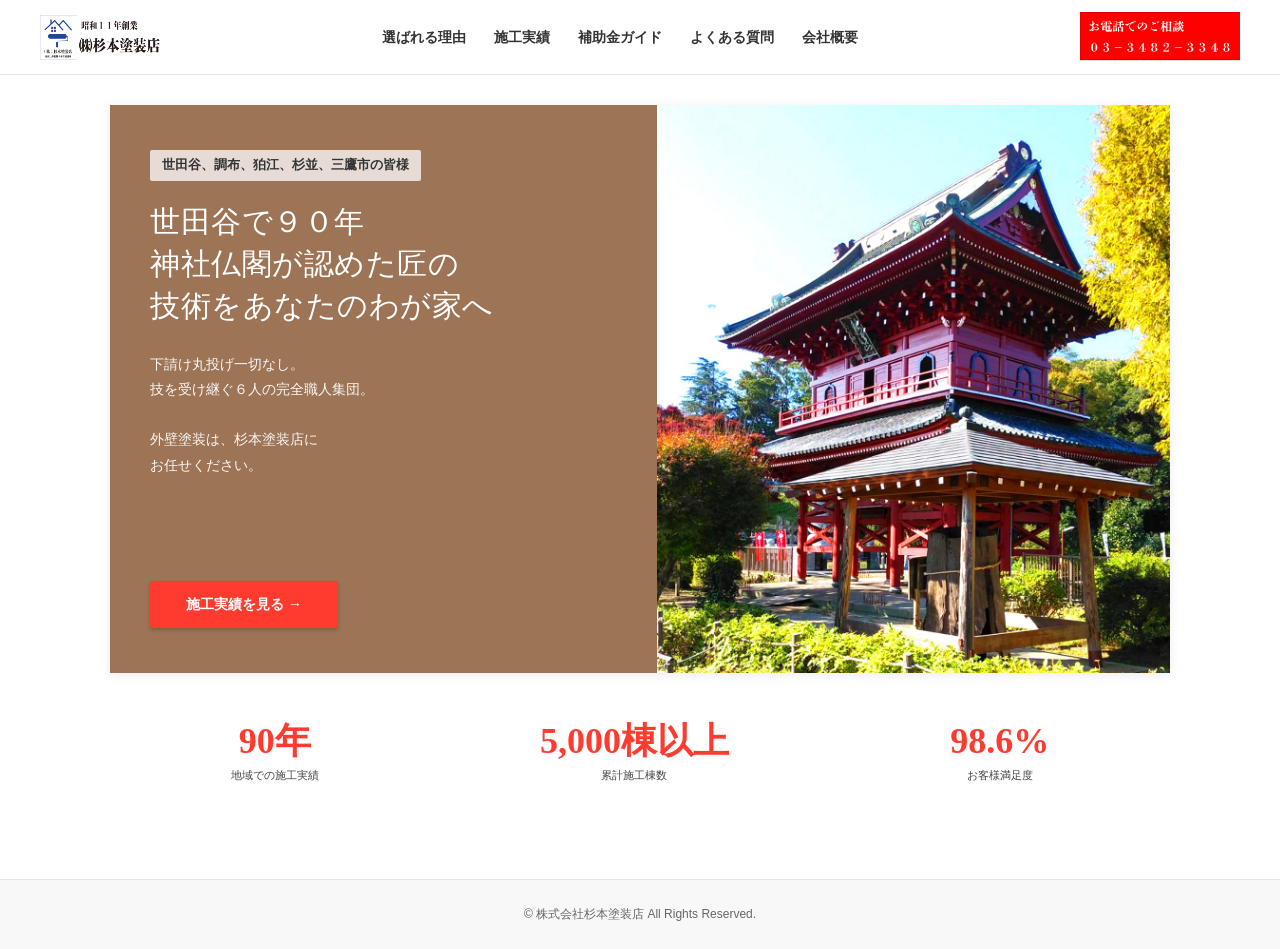
<file: index.html>
<!DOCTYPE html>
<html lang="ja">
<head>
  <meta charset="UTF-8">
  <meta name="viewport" content="width=device-width, initial-scale=1.0">
  <title>株式会社杉本塗装店 | 世田谷区の外壁塗装・神社仏閣塗装</title>
  <!-- ファビコン設定 -->
  <link rel="icon" href="images/logo.jpg">
  <!-- 共通CSS読み込み -->
  <link rel="stylesheet" href="css/style.css">
</head>
<body>

  <!-- ヘッダー -->
  <header class="site-header">
    <div class="header-logo">
      <a href="index.html">
        <img src="images/company-logo.png" alt="株式会社杉本塗装店">
      </a>
    </div>
    <nav class="header-nav">
      <ul>
        <li><a href="reason.html">選ばれる理由</a></li>
        <li><a href="beforeafter.html">施工実績</a></li>
        <li><a href="subsidy.html">補助金ガイド</a></li>
        <li><a href="faq.html">よくある質問</a></li>
        <li><a href="contact.html">会社概要</a></li>
      </ul>
    </nav>
    <div class="header-tel">
      <a href="contact.html">
        <img src="images/tel.png" alt="お電話でのご相談 03(3482)3348">
      </a>
    </div>
  </header>

  <!-- メインビジュアル -->
  <main>
    <div class="main-section">
      <div class="hero-box">
        <div class="hero-text-area">
          <div>
            <div class="hero-badge">世田谷、調布、狛江、杉並、三鷹市の皆様</div>
            <h1 class="hero-title">
              世田谷で９０年<br>
              神社仏閣が認めた匠の<br>
              技術をあなたのわが家へ
            </h1>
            <p class="hero-desc">
              下請け丸投げ一切なし。<br>
              技を受け継ぐ６人の完全職人集団。<br><br>
              外壁塗装は、杉本塗装店に<br>
              お任せください。
            </p>
          </div>
          <div>
            <a href="beforeafter.html" class="hero-btn">施工実績を見る →</a>
          </div>
        </div>
        <div class="hero-img-area">
          <img src="images/jinja-top.jpg" alt="神社仏閣の施工実績">
        </div>
      </div>

      <div class="counter-box">
        <div class="counter-item">
          <div class="number">90年</div>
          <div class="label">地域での施工実績</div>
        </div>
        <div class="counter-item">
          <div class="number">5,000棟以上</div>
          <div class="label">累計施工棟数</div>
        </div>
        <div class="counter-item">
          <div class="number">98.6%</div>
          <div class="label">お客様満足度</div>
        </div>
      </div>
    </div>
  </main>

  <!-- フッター -->
  <footer class="site-footer">
    <p>&copy; 株式会社杉本塗装店 All Rights Reserved.</p>
  </footer>

</body>
</html>
</file>
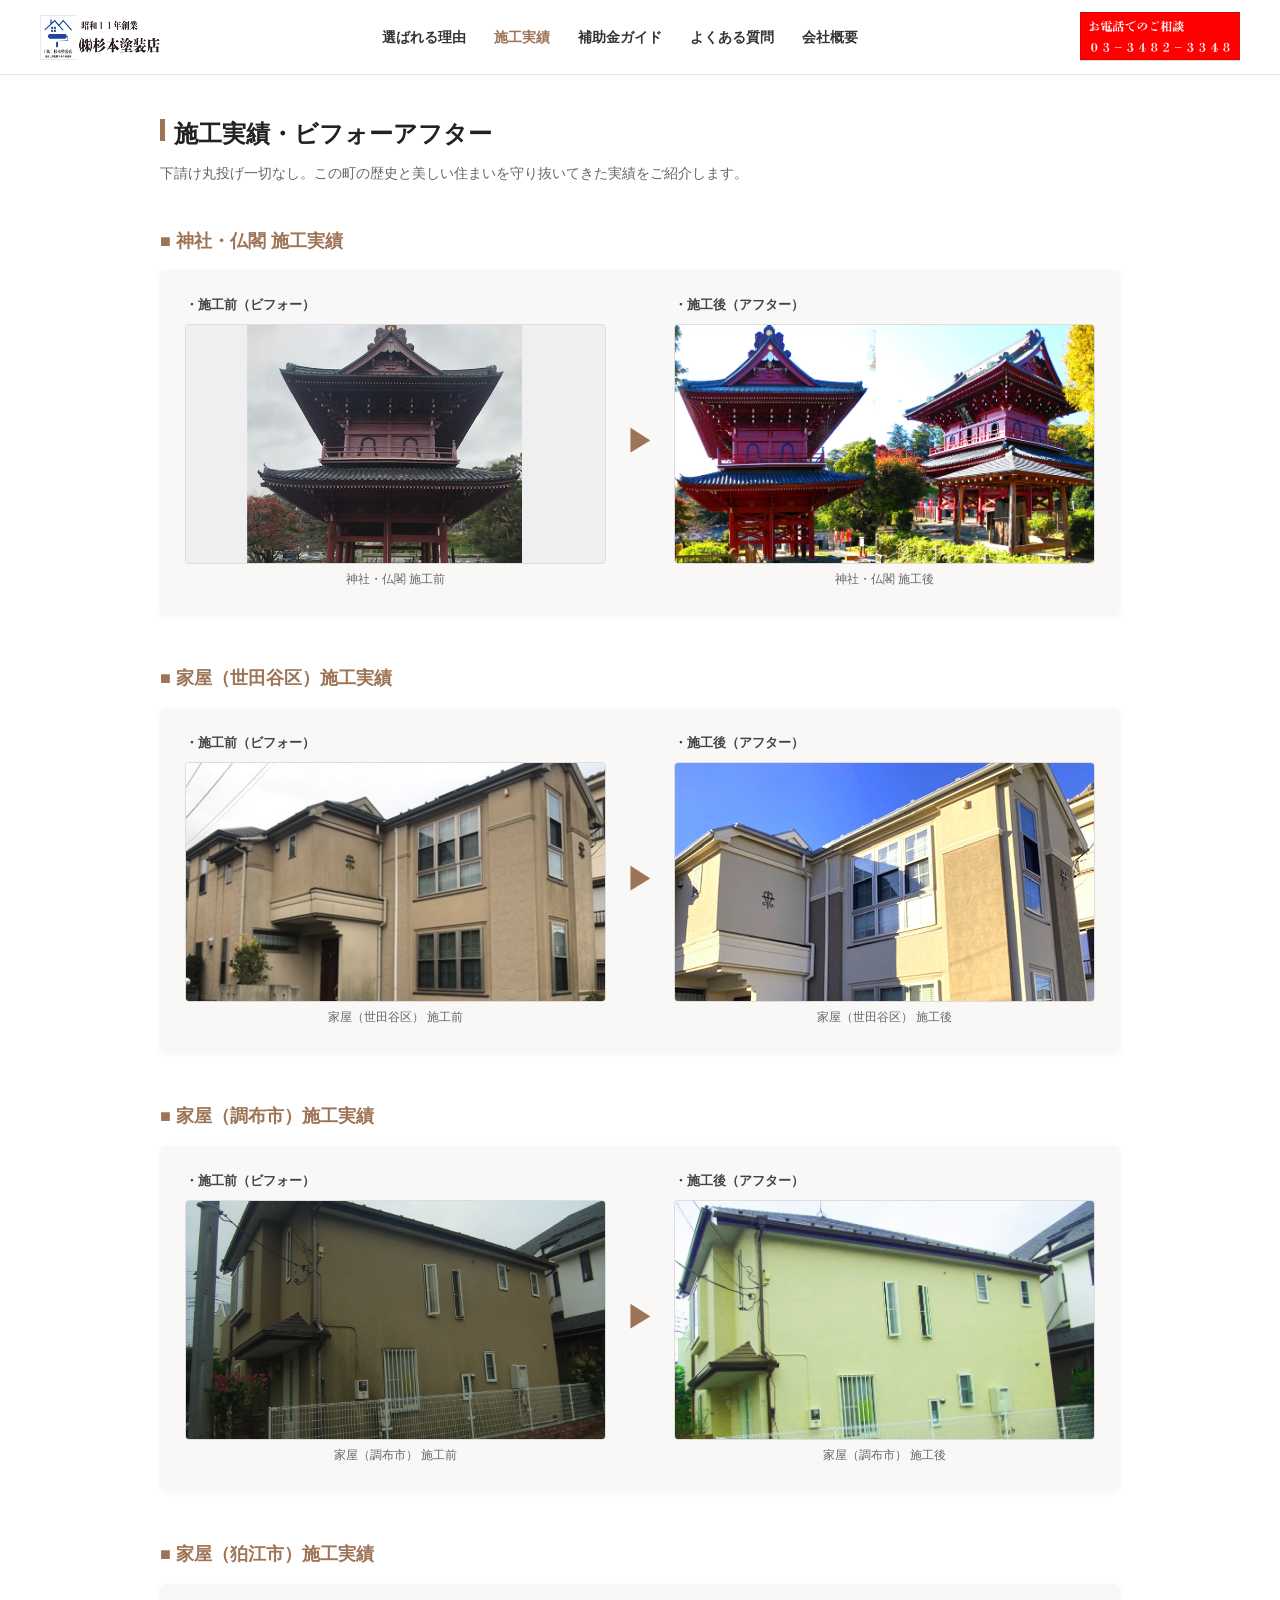
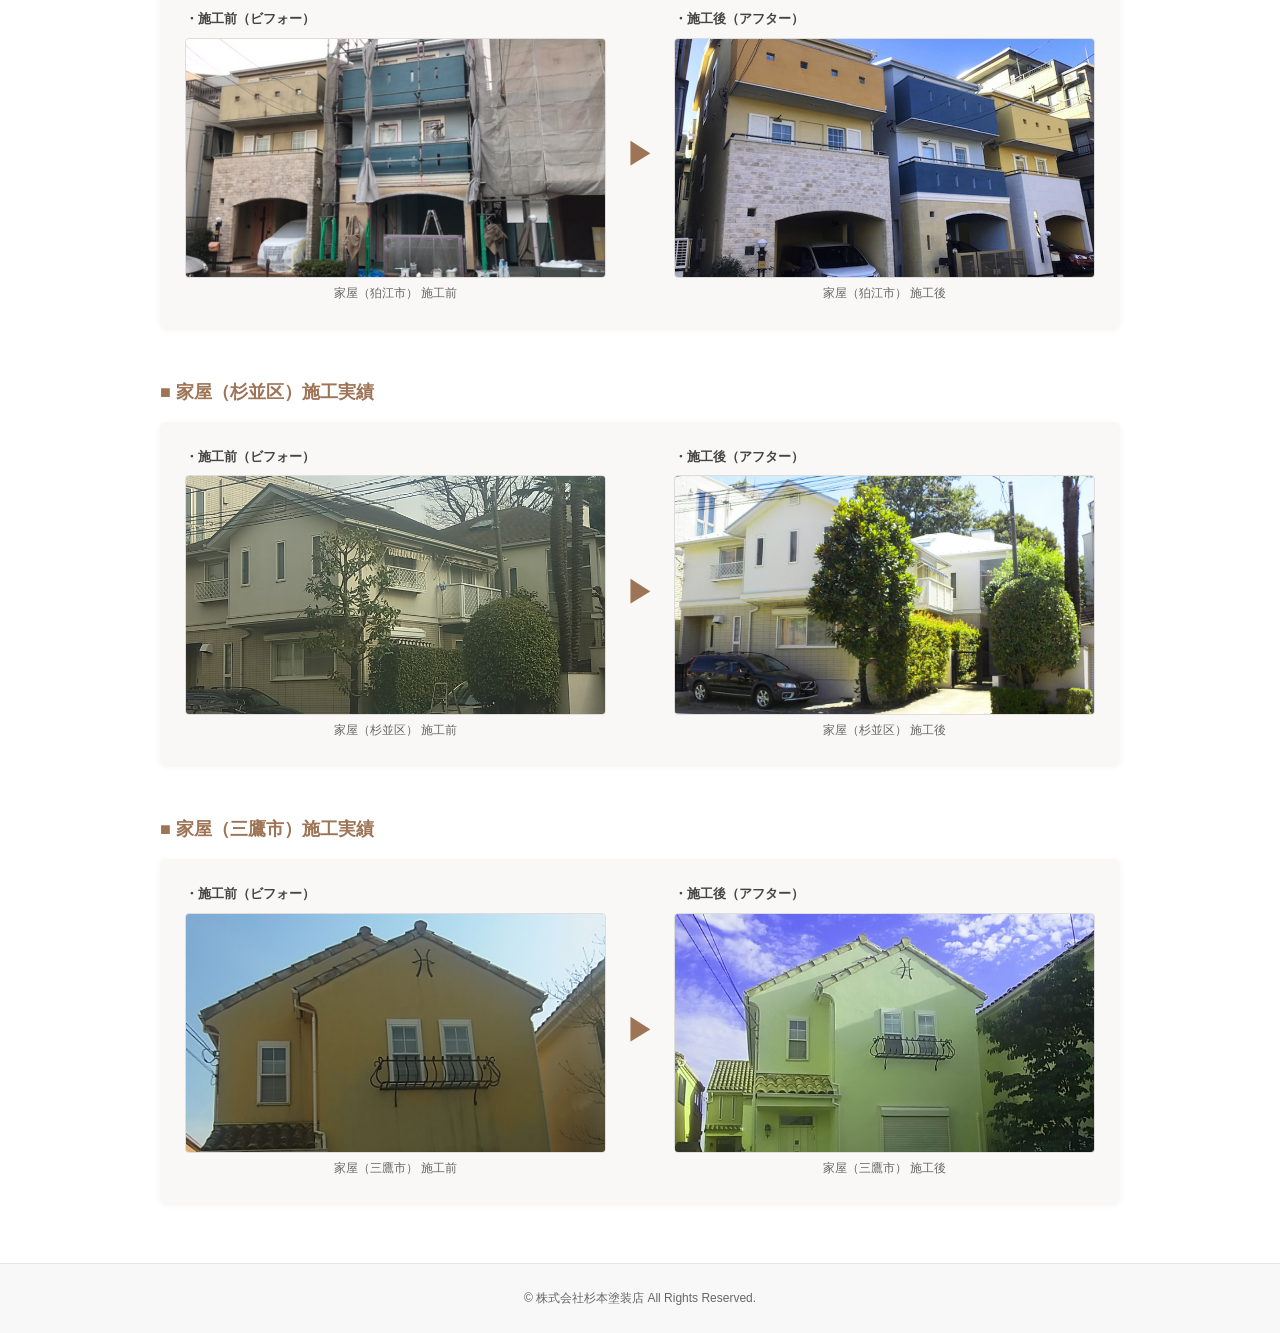
<file: beforeafter.html>
<!DOCTYPE html>
<html lang="ja">
<head>
  <meta charset="UTF-8">
  <meta name="viewport" content="width=device-width, initial-scale=1.0">
  <title>施工実績・ビフォーアフター | 株式会社杉本塗装店</title>
  <!-- ファビコン設定 -->
  <link rel="icon" href="images/logo.jpg">
  <!-- 共通CSS読み込み -->
  <link rel="stylesheet" href="css/style.css">
</head>
<body>

  <!-- ヘッダー -->
  <header class="site-header">
    <div class="header-logo">
      <a href="index.html">
        <img src="images/company-logo.png" alt="株式会社杉本塗装店">
      </a>
    </div>
    <nav class="header-nav">
      <ul>
        <li><a href="reason.html">選ばれる理由</a></li>
        <li><a href="beforeafter.html" class="active">施工実績</a></li>
        <li><a href="subsidy.html">補助金ガイド</a></li>
        <li><a href="faq.html">よくある質問</a></li>
        <li><a href="contact.html">会社概要</a></li>
      </ul>
    </nav>
    <div class="header-tel">
      <a href="contact.html">
        <img src="images/tel.png" alt="お電話でのご相談 03(3482)3348">
      </a>
    </div>
  </header>

  <!-- メインコンテンツ -->
  <main>
    <div class="main-container">
      <h1 class="page-title">施工実績・ビフォーアフター</h1>
      <p class="page-subtitle">下請け丸投げ一切なし。この町の歴史と美しい住まいを守り抜いてきた実績をご紹介します。</p>

      <!-- 1. 神社・仏閣 -->
      <section class="case-section">
        <h2 class="case-title">■ 神社・仏閣 施工実績</h2>
        <div class="comparison-card">
          <div class="comparison-item">
            <p>・施工前（ビフォー）</p>
            <img src="images/jinja-before.jpg" alt="神社・仏閣 施工前">
            <div class="comparison-caption">神社・仏閣 施工前</div>
          </div>
          <div class="comparison-arrow">▶</div>
          <div class="comparison-item">
            <p>・施工後（アフター）</p>
            <img src="images/jinja-after.jpg" alt="神社・仏閣 施工後">
            <div class="comparison-caption">神社・仏閣 施工後</div>
          </div>
        </div>
      </section>

      <!-- 2. 世田谷区 -->
      <section class="case-section">
        <h2 class="case-title">■ 家屋（世田谷区）施工実績</h2>
        <div class="comparison-card">
          <div class="comparison-item">
            <p>・施工前（ビフォー）</p>
            <img src="images/setagaya-before.jpg" alt="家屋（世田谷区） 施工前">
            <div class="comparison-caption">家屋（世田谷区） 施工前</div>
          </div>
          <div class="comparison-arrow">▶</div>
          <div class="comparison-item">
            <p>・施工後（アフター）</p>
            <img src="images/setagaya-after.jpg" alt="家屋（世田谷区） 施工後">
            <div class="comparison-caption">家屋（世田谷区） 施工後</div>
          </div>
        </div>
      </section>

      <!-- 3. 調布市 -->
      <section class="case-section">
        <h2 class="case-title">■ 家屋（調布市）施工実績</h2>
        <div class="comparison-card">
          <div class="comparison-item">
            <p>・施工前（ビフォー）</p>
            <img src="images/chofu-before.jpg" alt="家屋（調布市） 施工前">
            <div class="comparison-caption">家屋（調布市） 施工前</div>
          </div>
          <div class="comparison-arrow">▶</div>
          <div class="comparison-item">
            <p>・施工後（アフター）</p>
            <img src="images/chofu-after.jpg" alt="家屋（調布市） 施工後">
            <div class="comparison-caption">家屋（調布市） 施工後</div>
          </div>
        </div>
      </section>

      <!-- 4. 狛江市 -->
      <section class="case-section">
        <h2 class="case-title">■ 家屋（狛江市）施工実績</h2>
        <div class="comparison-card">
          <div class="comparison-item">
            <p>・施工前（ビフォー）</p>
            <img src="images/komae-before.jpg" alt="家屋（狛江市） 施工前">
            <div class="comparison-caption">家屋（狛江市） 施工前</div>
          </div>
          <div class="comparison-arrow">▶</div>
          <div class="comparison-item">
            <p>・施工後（アフター）</p>
            <img src="images/komae-after.jpg" alt="家屋（狛江市） 施工後">
            <div class="comparison-caption">家屋（狛江市） 施工後</div>
          </div>
        </div>
      </section>

      <!-- 5. 杉並区 -->
      <section class="case-section">
        <h2 class="case-title">■ 家屋（杉並区）施工実績</h2>
        <div class="comparison-card">
          <div class="comparison-item">
            <p>・施工前（ビフォー）</p>
            <img src="images/suginami-before.jpg" alt="家屋（杉並区） 施工前">
            <div class="comparison-caption">家屋（杉並区） 施工前</div>
          </div>
          <div class="comparison-arrow">▶</div>
          <div class="comparison-item">
            <p>・施工後（アフター）</p>
            <img src="images/suginami-after.jpg" alt="家屋（杉並区） 施工後">
            <div class="comparison-caption">家屋（杉並区） 施工後</div>
          </div>
        </div>
      </section>

      <!-- 6. 三鷹市 -->
      <section class="case-section">
        <h2 class="case-title">■ 家屋（三鷹市）施工実績</h2>
        <div class="comparison-card">
          <div class="comparison-item">
            <p>・施工前（ビフォー）</p>
            <img src="images/mitaka-before.jpg" alt="家屋（三鷹市） 施工前">
            <div class="comparison-caption">家屋（三鷹市） 施工前</div>
          </div>
          <div class="comparison-arrow">▶</div>
          <div class="comparison-item">
            <p>・施工後（アフター）</p>
            <img src="images/mitaka-after.jpg" alt="家屋（三鷹市） 施工後">
            <div class="comparison-caption">家屋（三鷹市） 施工後</div>
          </div>
        </div>
      </section>
    </div>
  </main>

  <!-- フッター -->
  <footer class="site-footer">
    <p>&copy; 株式会社杉本塗装店 All Rights Reserved.</p>
  </footer>

</body>
</html>
</file>
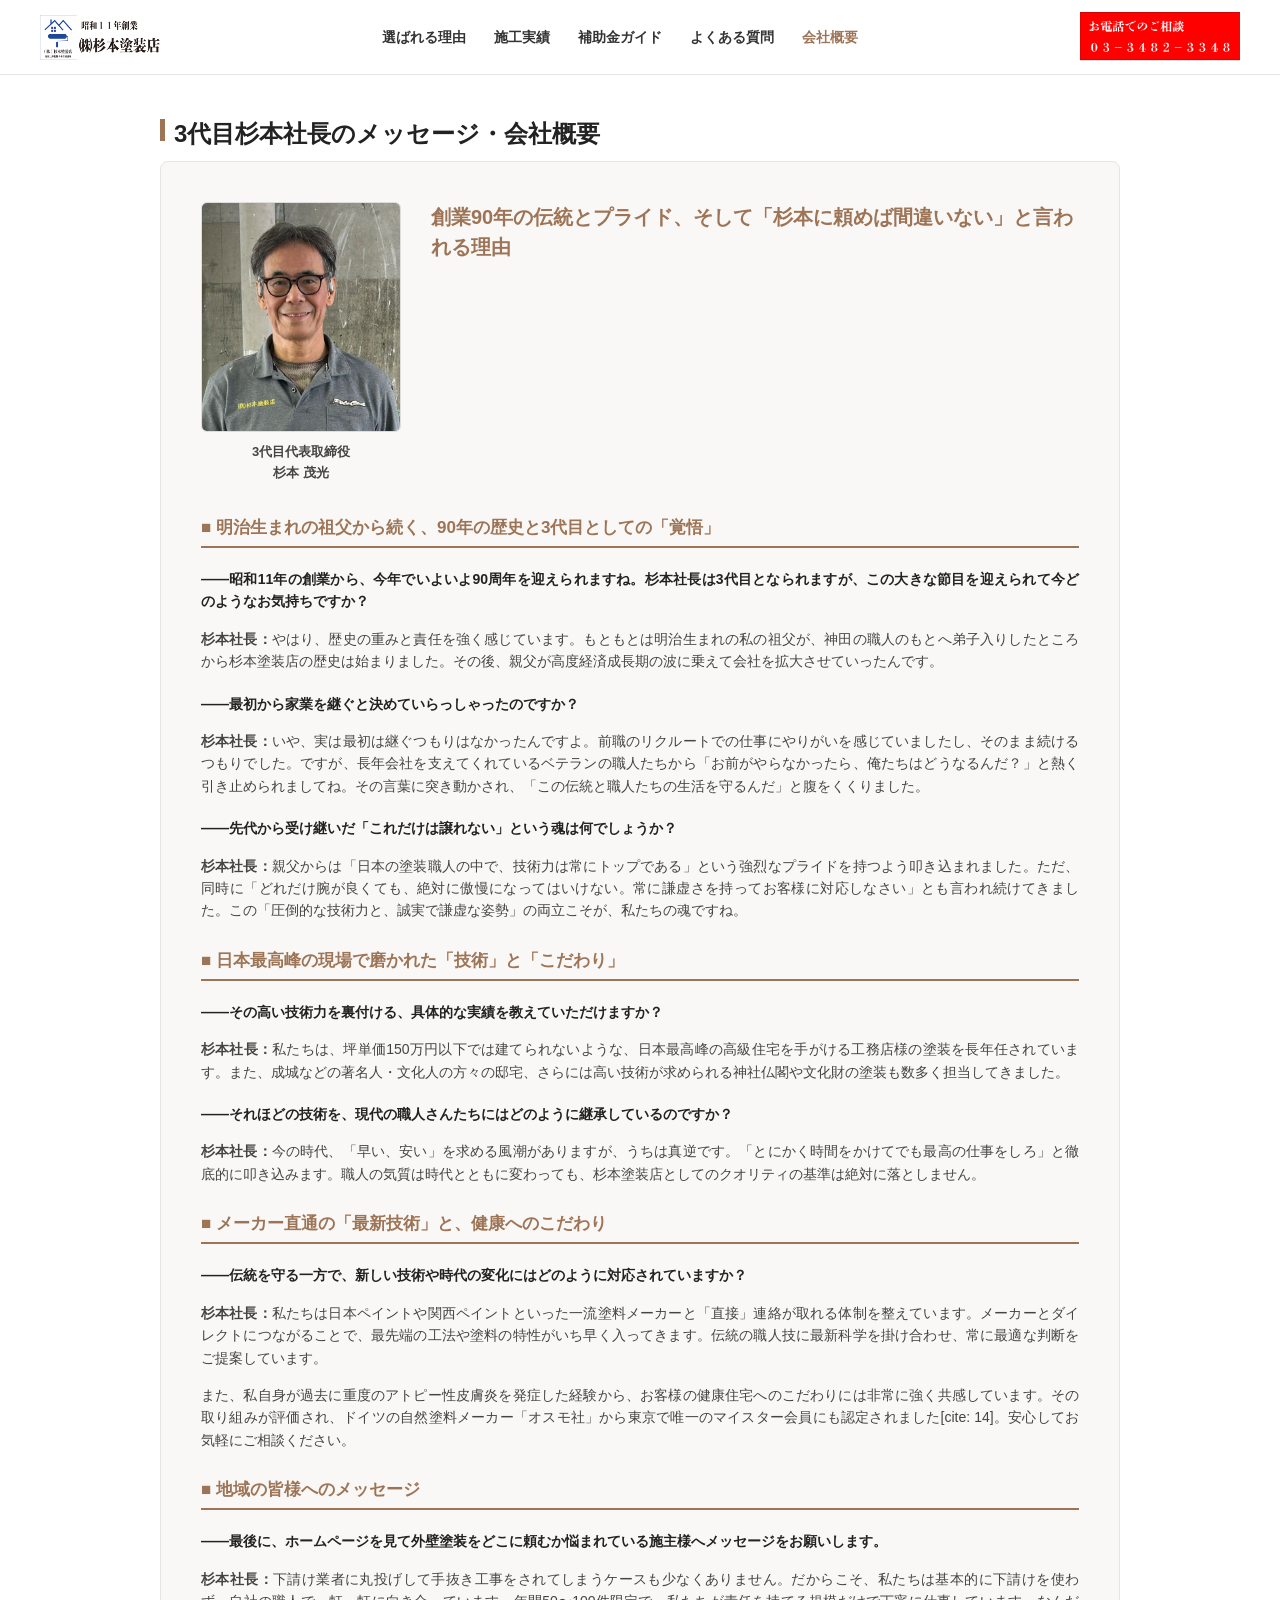
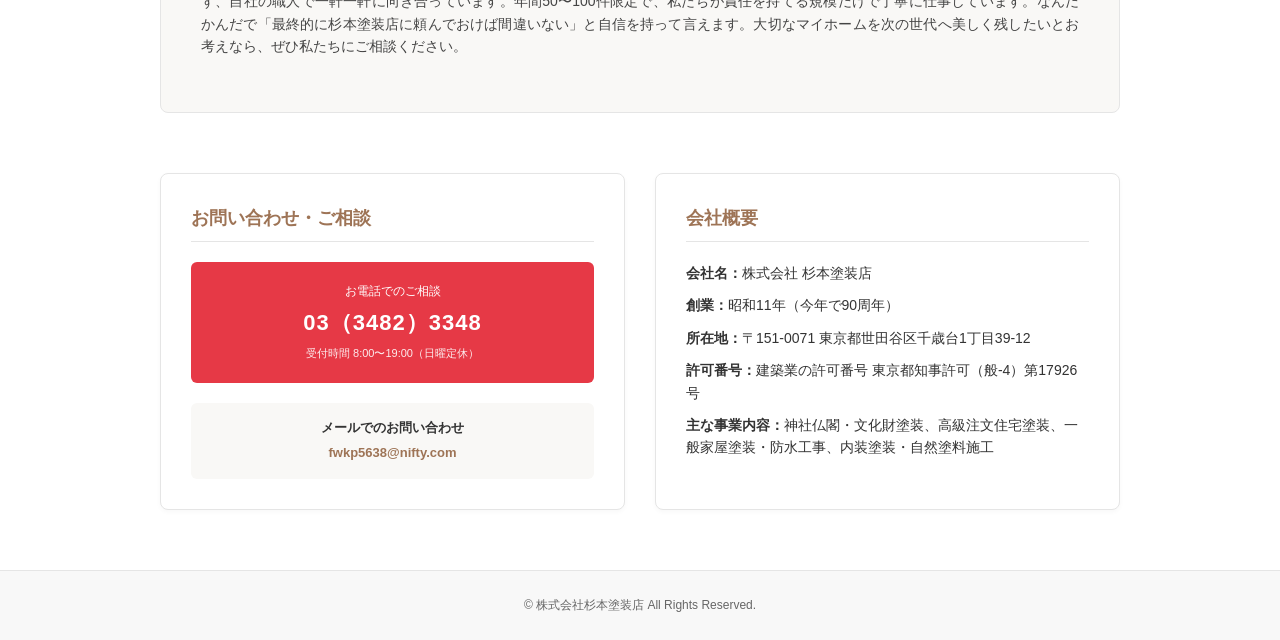
<file: contact.html>
<!DOCTYPE html>
<html lang="ja">
<head>
  <meta charset="UTF-8">
  <meta name="viewport" content="width=device-width, initial-scale=1.0">
  <title>3代目社長メッセージ・会社概要 | 株式会社杉本塗装店</title>
  <!-- ファビコン設定 -->
  <link rel="icon" href="images/logo.jpg">
  <!-- 共通CSS読み込み -->
  <link rel="stylesheet" href="css/style.css">
</head>
<body>

  <!-- ヘッダー -->
  <header class="site-header">
    <div class="header-logo">
      <a href="index.html">
        <img src="images/company-logo.png" alt="株式会社杉本塗装店">
      </a>
    </div>
    <nav class="header-nav">
      <ul>
        <li><a href="reason.html">選ばれる理由</a></li>
        <li><a href="beforeafter.html">施工実績</a></li>
        <li><a href="subsidy.html">補助金ガイド</a></li>
        <li><a href="faq.html">よくある質問</a></li>
        <li><a href="contact.html" class="active">会社概要</a></li>
      </ul>
    </nav>
    <div class="header-tel">
      <a href="contact.html">
        <img src="images/tel.png" alt="お電話でのご相談 03(3482)3348">
      </a>
    </div>
  </header>

  <!-- メインコンテンツ -->
  <main>
    <div class="main-container">
      <h1 class="page-title">3代目杉本社長のメッセージ・会社概要</h1>

      <!-- 社長メッセージセクション -->
      <section class="president-section">
        <div class="president-header">
          <div class="president-img-box">
            <img src="images/sugimoto-san.jpg" alt="3代目 杉本茂光社長">
            <p>3代目代表取締役<br>杉本 茂光</p>
          </div>
          <div>
            <div class="president-catch">
              創業90年の伝統とプライド、そして「杉本に頼めば間違いない」と言われる理由
            </div>
          </div>
        </div>

        <div class="interview-body">
          <h3>■ 明治生まれの祖父から続く、90年の歴史と3代目としての「覚悟」</h3>
          <p class="interview-q">――昭和11年の創業から、今年でいよいよ90周年を迎えられますね。杉本社長は3代目となられますが、この大きな節目を迎えられて今どのようなお気持ちですか？</p>
          <p class="interview-a"><strong>杉本社長：</strong>やはり、歴史の重みと責任を強く感じています。もともとは明治生まれの私の祖父が、神田の職人のもとへ弟子入りしたところから杉本塗装店の歴史は始まりました。その後、親父が高度経済成長期の波に乗えて会社を拡大させていったんです。</p>

          <p class="interview-q">――最初から家業を継ぐと決めていらっしゃったのですか？</p>
          <p class="interview-a"><strong>杉本社長：</strong>いや、実は最初は継ぐつもりはなかったんですよ。前職のリクルートでの仕事にやりがいを感じていましたし、そのまま続けるつもりでした。ですが、長年会社を支えてくれているベテランの職人たちから「お前がやらなかったら、俺たちはどうなるんだ？」と熱く引き止められましてね。その言葉に突き動かされ、「この伝統と職人たちの生活を守るんだ」と腹をくくりました。</p>

          <p class="interview-q">――先代から受け継いだ「これだけは譲れない」という魂は何でしょうか？</p>
          <p class="interview-a"><strong>杉本社長：</strong>親父からは「日本の塗装職人の中で、技術力は常にトップである」という強烈なプライドを持つよう叩き込まれました。ただ、同時に「どれだけ腕が良くても、絶対に傲慢になってはいけない。常に謙虚さを持ってお客様に対応しなさい」とも言われ続けてきました。この「圧倒的な技術力と、誠実で謙虚な姿勢」の両立こそが、私たちの魂ですね。</p>

          <h3>■ 日本最高峰の現場で磨かれた「技術」と「こだわり」</h3>
          <p class="interview-q">――その高い技術力を裏付ける、具体的な実績を教えていただけますか？</p>
          <p class="interview-a"><strong>杉本社長：</strong>私たちは、坪単価150万円以下では建てられないような、日本最高峰の高級住宅を手がける工務店様の塗装を長年任されています。また、成城などの著名人・文化人の方々の邸宅、さらには高い技術が求められる神社仏閣や文化財の塗装も数多く担当してきました。</p>

          <p class="interview-q">――それほどの技術を、現代の職人さんたちにはどのように継承しているのですか？</p>
          <p class="interview-a"><strong>杉本社長：</strong>今の時代、「早い、安い」を求める風潮がありますが、うちは真逆です。「とにかく時間をかけてでも最高の仕事をしろ」と徹底的に叩き込みます。職人の気質は時代とともに変わっても、杉本塗装店としてのクオリティの基準は絶対に落としません。</p>

          <h3>■ メーカー直通の「最新技術」と、健康へのこだわり</h3>
          <p class="interview-q">――伝統を守る一方で、新しい技術や時代の変化にはどのように対応されていますか？</p>
          <p class="interview-a"><strong>杉本社長：</strong>私たちは日本ペイントや関西ペイントといった一流塗料メーカーと「直接」連絡が取れる体制を整えています。メーカーとダイレクトにつながることで、最先端の工法や塗料の特性がいち早く入ってきます。伝統の職人技に最新科学を掛け合わせ、常に最適な判断をご提案しています。</p>
          <p class="interview-a">また、私自身が過去に重度のアトピー性皮膚炎を発症した経験から、お客様の健康住宅へのこだわりには非常に強く共感しています。その取り組みが評価され、ドイツの自然塗料メーカー「オスモ社」から東京で唯一のマイスター会員にも認定されました[cite: 14]。安心してお気軽にご相談ください。</p>

          <h3>■ 地域の皆様へのメッセージ</h3>
          <p class="interview-q">――最後に、ホームページを見て外壁塗装をどこに頼むか悩まれている施主様へメッセージをお願いします。</p>
          <p class="interview-a"><strong>杉本社長：</strong>下請け業者に丸投げして手抜き工事をされてしまうケースも少なくありません。だからこそ、私たちは基本的に下請けを使わず、自社の職人で一軒一軒に向き合っています。年間50〜100件限定で、私たちが責任を持てる規模だけで丁寧に仕事しています。なんだかんだで「最終的に杉本塗装店に頼んでおけば間違いない」と自信を持って言えます。大切なマイホームを次の世代へ美しく残したいとお考えなら、ぜひ私たちにご相談ください。</p>
        </div>
      </section>

      <!-- 会社概要＆お問い合わせセクション -->
      <div class="info-grid">
        <div class="info-card">
          <h2>お問い合わせ・ご相談</h2>
          <div class="contact-box-inner">
            <p class="label">お電話でのご相談</p>
            <p class="tel-num">03（3482）3348</p>
            <p class="time">受付時間 8:00〜19:00（日曜定休）</p>
          </div>
          <div style="background-color: #F9F8F6; padding: 15px; border-radius: 6px; text-align: center; font-size: 13px;">
            <p style="font-weight: bold; margin-bottom: 4px;">メールでのお問い合わせ</p>
            <p style="color: #9E7456; font-weight: bold;">fwkp5638@nifty.com</p>
          </div>
        </div>

        <div class="info-card">
          <h2>会社概要</h2>
          <div class="company-profile-text">
            <p><strong>会社名：</strong>株式会社 杉本塗装店</p>
            <p><strong>創業：</strong>昭和11年（今年で90周年）</p>
            <p><strong>所在地：</strong>〒151-0071 東京都世田谷区千歳台1丁目39-12</p>
            <p><strong>許可番号：</strong>建築業の許可番号 東京都知事許可（般-4）第17926号</p>
            <p><strong>主な事業内容：</strong>神社仏閣・文化財塗装、高級注文住宅塗装、一般家屋塗装・防水工事、内装塗装・自然塗料施工</p>
          </div>
        </div>
      </div>
    </div>
  </main>

  <!-- フッター -->
  <footer class="site-footer">
    <p>&copy; 株式会社杉本塗装店 All Rights Reserved.</p>
  </footer>

</body>
</html>
</file>
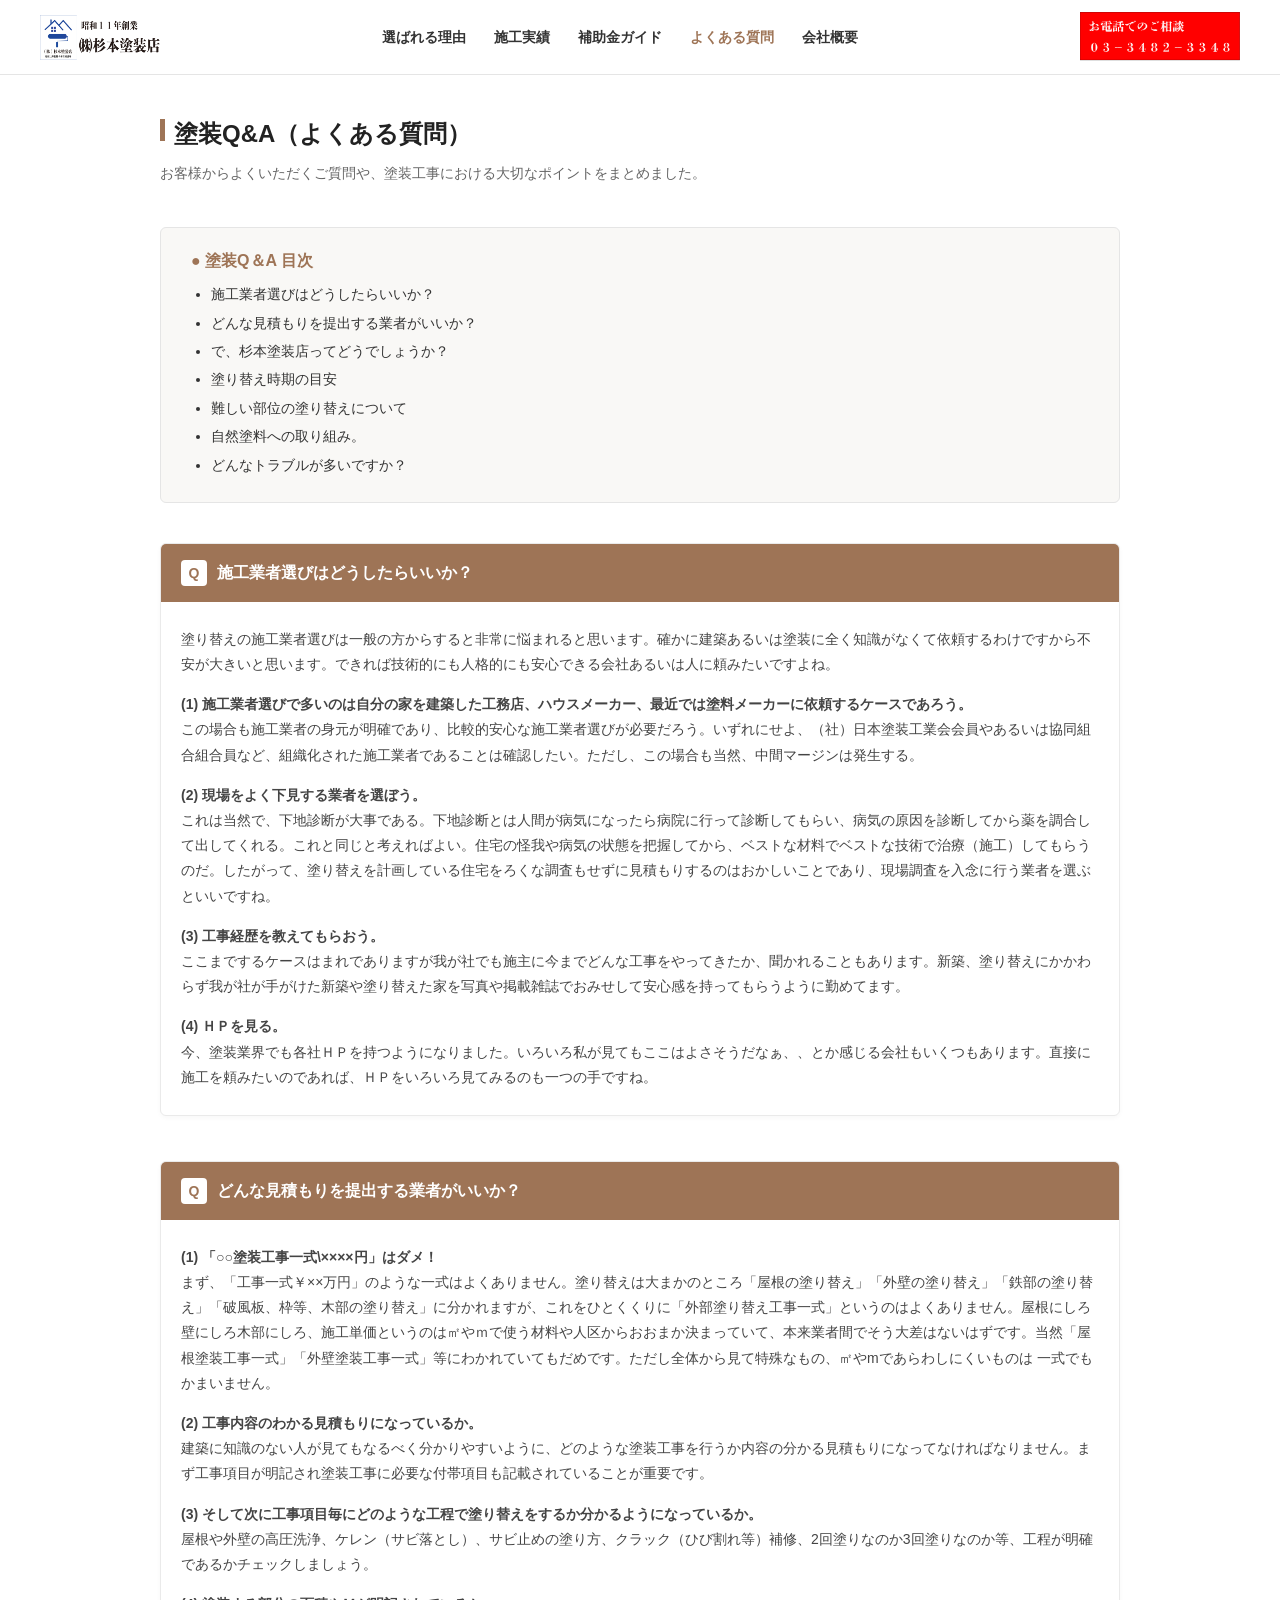
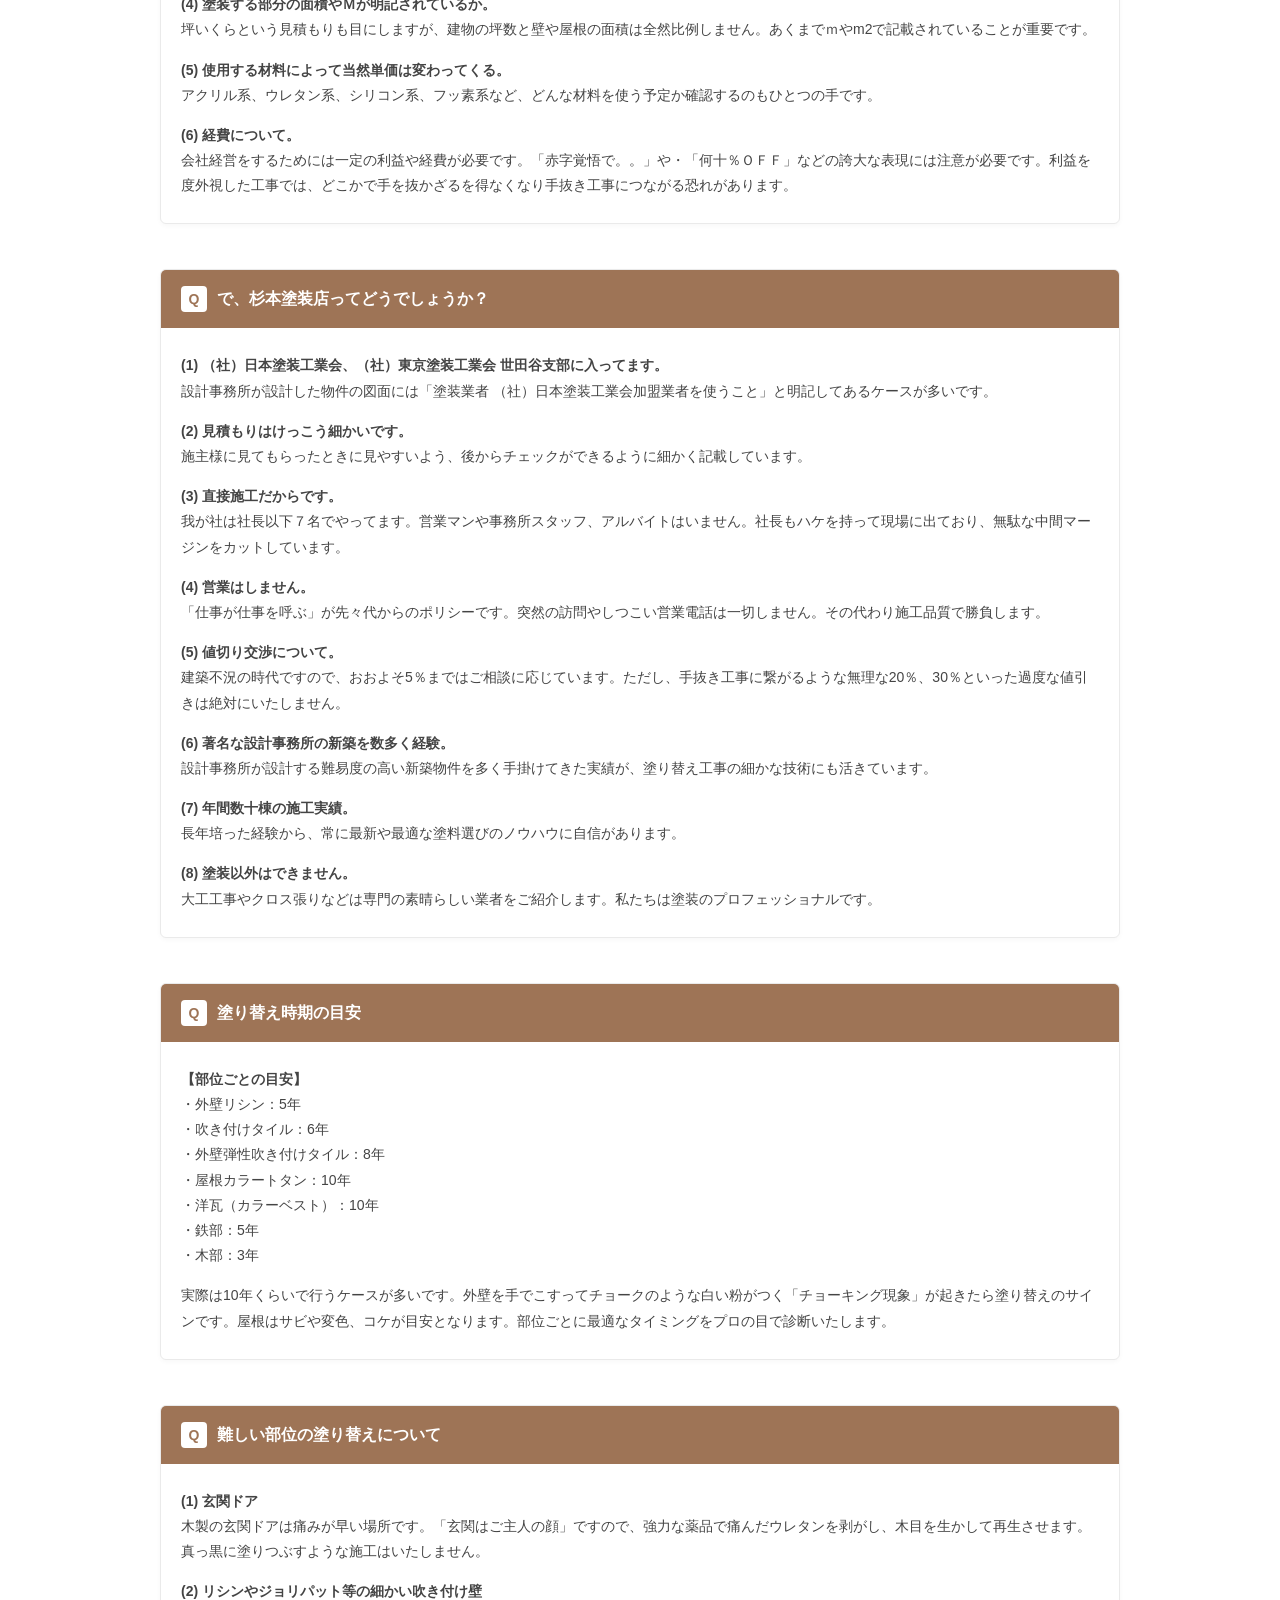
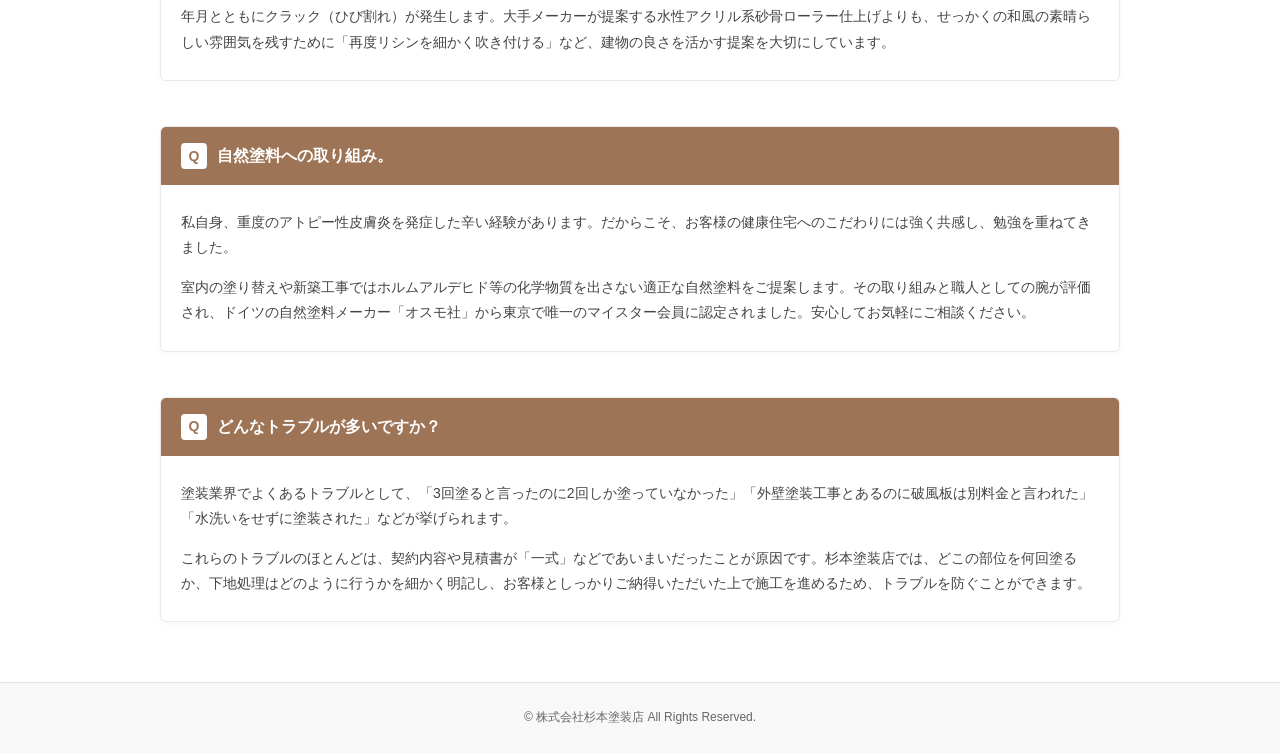
<file: faq.html>
<!DOCTYPE html>
<html lang="ja">
<head>
  <meta charset="UTF-8">
  <meta name="viewport" content="width=device-width, initial-scale=1.0">
  <title>塗装Q&A（よくある質問） | 株式会社杉本塗装店</title>
  <!-- ファビコン設定 -->
  <link rel="icon" href="images/logo.jpg">
  <!-- 共通CSS読み込み -->
  <link rel="stylesheet" href="css/style.css">
</head>
<body>

  <!-- ヘッダー -->
  <header class="site-header">
    <div class="header-logo">
      <a href="index.html">
        <img src="images/company-logo.png" alt="株式会社杉本塗装店">
      </a>
    </div>
    <nav class="header-nav">
      <ul>
        <li><a href="reason.html">選ばれる理由</a></li>
        <li><a href="beforeafter.html">施工実績</a></li>
        <li><a href="subsidy.html">補助金ガイド</a></li>
        <li><a href="faq.html" class="active">よくある質問</a></li>
        <li><a href="contact.html">会社概要</a></li>
      </ul>
    </nav>
    <div class="header-tel">
      <a href="contact.html">
        <img src="images/tel.png" alt="お電話でのご相談 03(3482)3348">
      </a>
    </div>
  </header>

  <!-- メインコンテンツ -->
  <main>
    <div class="main-container">
      <h1 class="page-title">塗装Q&A（よくある質問）</h1>
      <p class="page-subtitle">お客様からよくいただくご質問や、塗装工事における大切なポイントをまとめました。</p>

      <!-- 目次 -->
      <div class="qa-index">
        <p>● 塗装Q＆A 目次</p>
        <ul>
          <li><a href="#qa1">施工業者選びはどうしたらいいか？</a></li>
          <li><a href="#qa2">どんな見積もりを提出する業者がいいか？</a></li>
          <li><a href="#qa3">で、杉本塗装店ってどうでしょうか？</a></li>
          <li><a href="#qa4">塗り替え時期の目安</a></li>
          <li><a href="#qa5">難しい部位の塗り替えについて</a></li>
          <li><a href="#qa6">自然塗料への取り組み。</a></li>
          <li><a href="#qa7">どんなトラブルが多いですか？</a></li>
        </ul>
      </div>

      <!-- Q1 -->
      <div id="qa1" class="qa-box">
        <div class="qa-question">
          <span>Q</span>
          <div>施工業者選びはどうしたらいいか？</div>
        </div>
        <div class="qa-answer">
          <p>塗り替えの施工業者選びは一般の方からすると非常に悩まれると思います。確かに建築あるいは塗装に全く知識がなくて依頼するわけですから不安が大きいと思います。できれば技術的にも人格的にも安心できる会社あるいは人に頼みたいですよね。</p>
          <p><strong>(1) 施工業者選びで多いのは自分の家を建築した工務店、ハウスメーカー、最近では塗料メーカーに依頼するケースであろう。</strong><br>この場合も施工業者の身元が明確であり、比較的安心な施工業者選びが必要だろう。いずれにせよ、（社）日本塗装工業会会員やあるいは協同組合組合員など、組織化された施工業者であることは確認したい。ただし、この場合も当然、中間マージンは発生する。</p>
          <p><strong>(2) 現場をよく下見する業者を選ぼう。</strong><br>これは当然で、下地診断が大事である。下地診断とは人間が病気になったら病院に行って診断してもらい、病気の原因を診断してから薬を調合して出してくれる。これと同じと考えればよい。住宅の怪我や病気の状態を把握してから、ベストな材料でベストな技術で治療（施工）してもらうのだ。したがって、塗り替えを計画している住宅をろくな調査もせずに見積もりするのはおかしいことであり、現場調査を入念に行う業者を選ぶといいですね。</p>
          <p><strong>(3) 工事経歴を教えてもらおう。</strong><br>ここまでするケースはまれでありますが我が社でも施主に今までどんな工事をやってきたか、聞かれることもあります。新築、塗り替えにかかわらず我が社が手がけた新築や塗り替えた家を写真や掲載雑誌でおみせして安心感を持ってもらうように勤めてます。</p>
          <p><strong>(4) ＨＰを見る。</strong><br>今、塗装業界でも各社ＨＰを持つようになりました。いろいろ私が見てもここはよさそうだなぁ、、とか感じる会社もいくつもあります。直接に施工を頼みたいのであれば、ＨＰをいろいろ見てみるのも一つの手ですね。</p>
        </div>
      </div>

      <!-- Q2 -->
      <div id="qa2" class="qa-box">
        <div class="qa-question">
          <span>Q</span>
          <div>どんな見積もりを提出する業者がいいか？</div>
        </div>
        <div class="qa-answer">
          <p><strong>(1) 「○○塗装工事一式\××××円」はダメ！</strong><br>まず、「工事一式￥××万円」のような一式はよくありません。塗り替えは大まかのところ「屋根の塗り替え」「外壁の塗り替え」「鉄部の塗り替え」「破風板、枠等、木部の塗り替え」に分かれますが、これをひとくくりに「外部塗り替え工事一式」というのはよくありません。屋根にしろ壁にしろ木部にしろ、施工単価というのは㎡やｍで使う材料や人区からおおまか決まっていて、本来業者間でそう大差はないはずです。当然「屋根塗装工事一式」「外壁塗装工事一式」等にわかれていてもだめです。ただし全体から見て特殊なもの、㎡やmであらわしにくいものは 一式でもかまいません。</p>
          <p><strong>(2) 工事内容のわかる見積もりになっているか。</strong><br>建築に知識のない人が見てもなるべく分かりやすいように、どのような塗装工事を行うか内容の分かる見積もりになってなければなりません。まず工事項目が明記され塗装工事に必要な付帯項目も記載されていることが重要です。</p>
          <p><strong>(3) そして次に工事項目毎にどのような工程で塗り替えをするか分かるようになっているか。</strong><br>屋根や外壁の高圧洗浄、ケレン（サビ落とし）、サビ止めの塗り方、クラック（ひび割れ等）補修、2回塗りなのか3回塗りなのか等、工程が明確であるかチェックしましょう。</p>
          <p><strong>(4) 塗装する部分の面積やＭが明記されているか。</strong><br>坪いくらという見積もりも目にしますが、建物の坪数と壁や屋根の面積は全然比例しません。あくまでｍやm2で記載されていることが重要です。</p>
          <p><strong>(5) 使用する材料によって当然単価は変わってくる。</strong><br>アクリル系、ウレタン系、シリコン系、フッ素系など、どんな材料を使う予定か確認するのもひとつの手です。</p>
          <p><strong>(6) 経費について。</strong><br>会社経営をするためには一定の利益や経費が必要です。「赤字覚悟で。。」や・「何十％ＯＦＦ」などの誇大な表現には注意が必要です。利益を度外視した工事では、どこかで手を抜かざるを得なくなり手抜き工事につながる恐れがあります。</p>
        </div>
      </div>

      <!-- Q3 -->
      <div id="qa3" class="qa-box">
        <div class="qa-question">
          <span>Q</span>
          <div>で、杉本塗装店ってどうでしょうか？</div>
        </div>
        <div class="qa-answer">
          <p><strong>(1) （社）日本塗装工業会、（社）東京塗装工業会 世田谷支部に入ってます。</strong><br>設計事務所が設計した物件の図面には「塗装業者 （社）日本塗装工業会加盟業者を使うこと」と明記してあるケースが多いです。</p>
          <p><strong>(2) 見積もりはけっこう細かいです。</strong><br>施主様に見てもらったときに見やすいよう、後からチェックができるように細かく記載しています。</p>
          <p><strong>(3) 直接施工だからです。</strong><br>我が社は社長以下７名でやってます。営業マンや事務所スタッフ、アルバイトはいません。社長もハケを持って現場に出ており、無駄な中間マージンをカットしています。</p>
          <p><strong>(4) 営業はしません。</strong><br>「仕事が仕事を呼ぶ」が先々代からのポリシーです。突然の訪問やしつこい営業電話は一切しません。その代わり施工品質で勝負します。</p>
          <p><strong>(5) 値切り交渉について。</strong><br>建築不況の時代ですので、おおよそ5％まではご相談に応じています。ただし、手抜き工事に繋がるような無理な20％、30％といった過度な値引きは絶対にいたしません。</p>
          <p><strong>(6) 著名な設計事務所の新築を数多く経験。</strong><br>設計事務所が設計する難易度の高い新築物件を多く手掛けてきた実績が、塗り替え工事の細かな技術にも活きています。</p>
          <p><strong>(7) 年間数十棟の施工実績。</strong><br>長年培った経験から、常に最新や最適な塗料選びのノウハウに自信があります。</p>
          <p><strong>(8) 塗装以外はできません。</strong><br>大工工事やクロス張りなどは専門の素晴らしい業者をご紹介します。私たちは塗装のプロフェッショナルです。</p>
        </div>
      </div>

      <!-- Q4 -->
      <div id="qa4" class="qa-box">
        <div class="qa-question">
          <span>Q</span>
          <div>塗り替え時期の目安</div>
        </div>
        <div class="qa-answer">
          <p><strong>【部位ごとの目安】</strong><br>
          ・外壁リシン：5年<br>
          ・吹き付けタイル：6年<br>
          ・外壁弾性吹き付けタイル：8年<br>
          ・屋根カラートタン：10年<br>
          ・洋瓦（カラーベスト）：10年<br>
          ・鉄部：5年<br>
          ・木部：3年</p>
          <p>実際は10年くらいで行うケースが多いです。外壁を手でこすってチョークのような白い粉がつく「チョーキング現象」が起きたら塗り替えのサインです。屋根はサビや変色、コケが目安となります。部位ごとに最適なタイミングをプロの目で診断いたします。</p>
        </div>
      </div>

      <!-- Q5 -->
      <div id="qa5" class="qa-box">
        <div class="qa-question">
          <span>Q</span>
          <div>難しい部位の塗り替えについて</div>
        </div>
        <div class="qa-answer">
          <p><strong>(1) 玄関ドア</strong><br>木製の玄関ドアは痛みが早い場所です。「玄関はご主人の顔」ですので、強力な薬品で痛んだウレタンを剥がし、木目を生かして再生させます。真っ黒に塗りつぶすような施工はいたしません。</p>
          <p><strong>(2) リシンやジョリパット等の細かい吹き付け壁</strong><br>年月とともにクラック（ひび割れ）が発生します。大手メーカーが提案する水性アクリル系砂骨ローラー仕上げよりも、せっかくの和風の素晴らしい雰囲気を残すために「再度リシンを細かく吹き付ける」など、建物の良さを活かす提案を大切にしています。</p>
        </div>
      </div>

      <!-- Q6 -->
      <div id="qa6" class="qa-box">
        <div class="qa-question">
          <span>Q</span>
          <div>自然塗料への取り組み。</div>
        </div>
        <div class="qa-answer">
          <p>私自身、重度のアトピー性皮膚炎を発症した辛い経験があります。だからこそ、お客様の健康住宅へのこだわりには強く共感し、勉強を重ねてきました。</p>
          <p>室内の塗り替えや新築工事ではホルムアルデヒド等の化学物質を出さない適正な自然塗料をご提案します。その取り組みと職人としての腕が評価され、ドイツの自然塗料メーカー「オスモ社」から東京で唯一のマイスター会員に認定されました。安心してお気軽にご相談ください。</p>
        </div>
      </div>

      <!-- Q7 -->
      <div id="qa7" class="qa-box">
        <div class="qa-question">
          <span>Q</span>
          <div>どんなトラブルが多いですか？</div>
        </div>
        <div class="qa-answer">
          <p>塗装業界でよくあるトラブルとして、「3回塗ると言ったのに2回しか塗っていなかった」「外壁塗装工事とあるのに破風板は別料金と言われた」「水洗いをせずに塗装された」などが挙げられます。</p>
          <p>これらのトラブルのほとんどは、契約内容や見積書が「一式」などであいまいだったことが原因です。杉本塗装店では、どこの部位を何回塗るか、下地処理はどのように行うかを細かく明記し、お客様としっかりご納得いただいた上で施工を進めるため、トラブルを防ぐことができます。</p>
        </div>
      </div>
    </div>
  </main>

  <!-- フッター -->
  <footer class="site-footer">
    <p>&copy; 株式会社杉本塗装店 All Rights Reserved.</p>
  </footer>

</body>
</html>
</file>
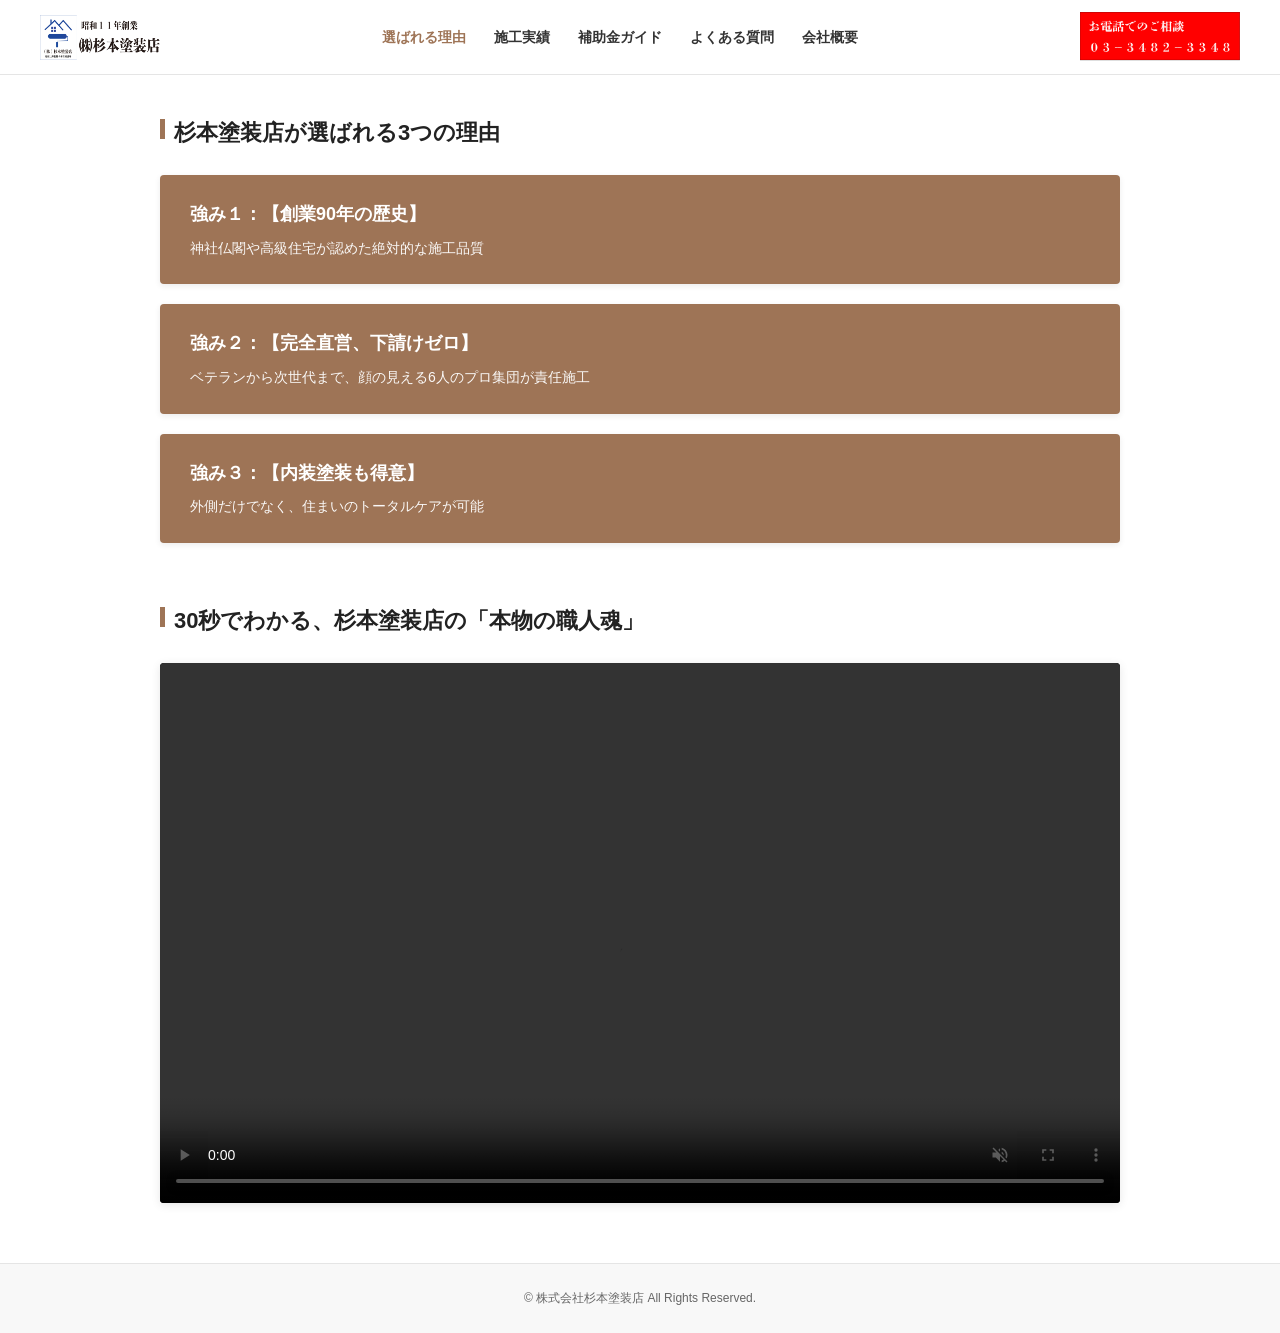
<file: reason.html>
<!DOCTYPE html>
<html lang="ja">
<head>
  <meta charset="UTF-8">
  <meta name="viewport" content="width=device-width, initial-scale=1.0">
  <title>選ばれる理由 | 株式会社杉本塗装店</title>
  <!-- ファビコン設定 -->
  <link rel="icon" href="images/logo.jpg">
  <!-- 共通CSS読み込み -->
  <link rel="stylesheet" href="css/style.css">
</head>
<body>

  <!-- ヘッダー -->
  <header class="site-header">
    <div class="header-logo">
      <a href="index.html">
        <img src="images/company-logo.png" alt="株式会社杉本塗装店">
      </a>
    </div>
    <nav class="header-nav">
      <ul>
        <li><a href="reason.html" class="active">選ばれる理由</a></li>
        <li><a href="beforeafter.html">施工実績</a></li>
        <li><a href="subsidy.html">補助金ガイド</a></li>
        <li><a href="faq.html">よくある質問</a></li>
        <li><a href="contact.html">会社概要</a></li>
      </ul>
    </nav>
    <div class="header-tel">
      <a href="contact.html">
        <img src="images/tel.png" alt="お電話でのご相談 03(3482)3348">
      </a>
    </div>
  </header>

  <!-- メインコンテンツ -->
  <main>
    <div class="main-container">
      <h2 class="section-title">杉本塗装店が選ばれる3つの理由</h2>
      <div class="reasons-list">
        <div class="reason-card">
          <h3>強み１：【創業90年の歴史】</h3>
          <p>神社仏閣や高級住宅が認めた絶対的な施工品質</p>
        </div>
        <div class="reason-card">
          <h3>強み２：【完全直営、下請けゼロ】</h3>
          <p>ベテランから次世代まで、顔の見える6人のプロ集団が責任施工</p>
        </div>
        <div class="reason-card">
          <h3>強み３：【内装塗装も得意】</h3>
          <p>外側だけでなく、住まいのトータルケアが可能</p>
        </div>
      </div>

      <h2 class="section-title">30秒でわかる、杉本塗装店の「本物の職人魂」</h2>
      <div class="video-wrapper">
        <video src="images/movie-sugimoto-compressed.mp4" autoplay muted playsinline loop controls></video>
      </div>
    </div>
  </main>

  <!-- フッター -->
  <footer class="site-footer">
    <p>&copy; 株式会社杉本塗装店 All Rights Reserved.</p>
  </footer>

</body>
</html>
</file>
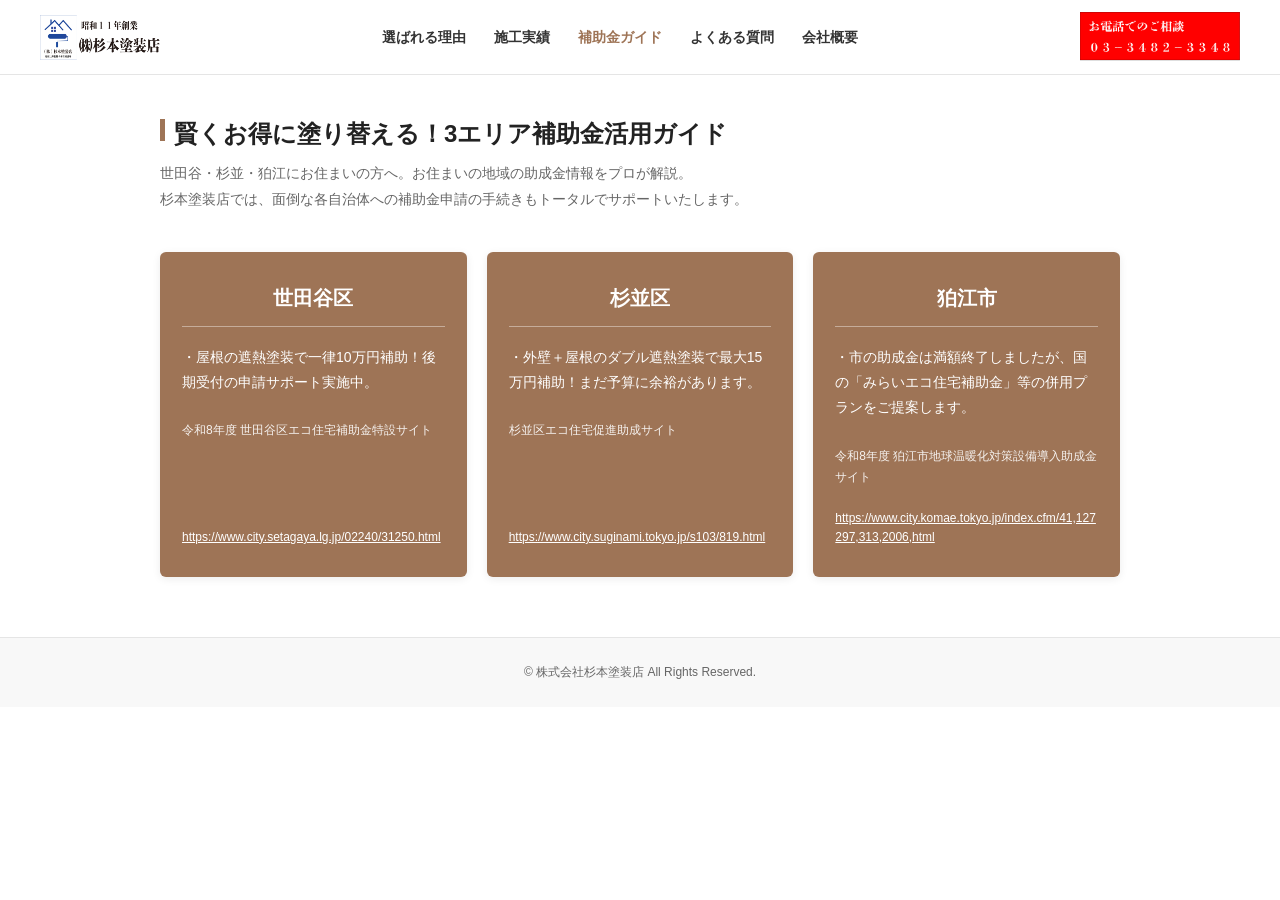
<file: subsidy.html>
<!DOCTYPE html>
<html lang="ja">
<head>
  <meta charset="UTF-8">
  <meta name="viewport" content="width=device-width, initial-scale=1.0">
  <title>補助金ガイド | 株式会社杉本塗装店</title>
  <!-- ファビコン設定 -->
  <link rel="icon" href="images/logo.jpg">
  <!-- 共通CSS読み込み -->
  <link rel="stylesheet" href="css/style.css">
</head>
<body>

  <!-- ヘッダー -->
  <header class="site-header">
    <div class="header-logo">
      <a href="index.html">
        <img src="images/company-logo.png" alt="株式会社杉本塗装店">
      </a>
    </div>
    <nav class="header-nav">
      <ul>
        <li><a href="reason.html">選ばれる理由</a></li>
        <li><a href="beforeafter.html">施工実績</a></li>
        <li><a href="subsidy.html" class="active">補助金ガイド</a></li>
        <li><a href="faq.html">よくある質問</a></li>
        <li><a href="contact.html">会社概要</a></li>
      </ul>
    </nav>
    <div class="header-tel">
      <a href="contact.html">
        <img src="images/tel.png" alt="お電話でのご相談 03(3482)3348">
      </a>
    </div>
  </header>

  <!-- メインコンテンツ -->
  <main>
    <div class="main-container">
      <h1 class="page-title">賢くお得に塗り替える！3エリア補助金活用ガイド</h1>
      <p class="page-subtitle">
        世田谷・杉並・狛江にお住まいの方へ。お住まいの地域の助成金情報をプロが解説。<br>
        杉本塗装店では、面倒な各自治体への補助金申請の手続きもトータルでサポートいたします。
      </p>

      <div class="subsidy-grid">
        <!-- 世田谷区 -->
        <div class="subsidy-card">
          <div class="subsidy-area-name">世田谷区</div>
          <div class="subsidy-content">
            <p>・屋根の遮熱塗装で一律10万円補助！後期受付の申請サポート実施中。</p>
            <br>
            <p style="font-size: 12px; opacity: 0.9;">令和8年度 世田谷区エコ住宅補助金特設サイト</p>
          </div>
          <div class="subsidy-link">
            <a href="https://www.city.setagaya.lg.jp/02240/31250.html" target="_blank" rel="noopener noreferrer">
              https://www.city.setagaya.lg.jp/02240/31250.html
            </a>
          </div>
        </div>

        <!-- 杉並区 -->
        <div class="subsidy-card">
          <div class="subsidy-area-name">杉並区</div>
          <div class="subsidy-content">
            <p>・外壁＋屋根のダブル遮熱塗装で最大15万円補助！まだ予算に余裕があります。</p>
            <br>
            <p style="font-size: 12px; opacity: 0.9;">杉並区エコ住宅促進助成サイト</p>
          </div>
          <div class="subsidy-link">
            <a href="https://www.city.suginami.tokyo.jp/s103/819.html" target="_blank" rel="noopener noreferrer">
              https://www.city.suginami.tokyo.jp/s103/819.html
            </a>
          </div>
        </div>

        <!-- 狛江市 -->
        <div class="subsidy-card">
          <div class="subsidy-area-name">狛江市</div>
          <div class="subsidy-content">
            <p>・市の助成金は満額終了しましたが、国の「みらいエコ住宅補助金」等の併用プランをご提案します。</p>
            <br>
            <p style="font-size: 12px; opacity: 0.9;">令和8年度 狛江市地球温暖化対策設備導入助成金サイト</p>
          </div>
          <div class="subsidy-link">
            <a href="https://www.city.komae.tokyo.jp/index.cfm/41,127297,313,2006,html" target="_blank" rel="noopener noreferrer">
              https://www.city.komae.tokyo.jp/index.cfm/41,127297,313,2006,html
            </a>
          </div>
        </div>
      </div>
    </div>
  </main>

  <!-- フッター -->
  <footer class="site-footer">
    <p>&copy; 株式会社杉本塗装店 All Rights Reserved.</p>
  </footer>

</body>
</html>
</file>
<file: css/style.css>
@charset "utf-8";

/* --- リセット＆基本設定 --- */
* {
  box-sizing: border-box;
  margin: 0;
  padding: 0;
}
body {
  font-family: "Hiragino Kaku Gothic ProN", "メイリオ", sans-serif;
  color: #333333;
  background-color: #FFFFFF;
  line-height: 1.6;
}
a {
  text-decoration: none;
  color: inherit;
}
img {
  max-width: 100%;
  height: auto;
  vertical-align: bottom;
}

/* --- 共通ヘッダー --- */
.site-header {
  width: 100%;
  background-color: #FFFFFF;
  border-bottom: 1px solid #E5E5E5;
  padding: 12px 40px;
  position: sticky;
  top: 0;
  z-index: 100;
  display: flex;
  justify-content: space-between;
  align-items: center;
}
.header-logo img {
  height: 45px;
  width: auto;
  display: block;
}
.header-nav ul {
  display: flex !important;
  flex-direction: row !important;
  align-items: center !important;
  gap: 28px !important;
  list-style: none !important;
  margin: 0 !important;
  padding: 0 !important;
}
.header-nav a {
  font-size: 14px;
  font-weight: bold;
  color: #333333;
}
.header-nav a:hover,
.header-nav a.active {
  color: #9E7456;
}
.header-tel img {
  height: 50px;
  width: auto;
  display: block;
}

/* --- 共通フッター --- */
.site-footer {
  background-color: #F8F8F8;
  padding: 25px 20px;
  text-align: center;
  font-size: 12px;
  color: #666666;
  margin-top: 60px;
  border-top: 1px solid #E5E5E5;
}

/* --- 共通ページタイトル --- */
.main-container {
  max-width: 1000px;
  margin: 40px auto;
  padding: 0 20px;
}
.page-title {
  font-size: 24px;
  font-weight: bold;
  margin-bottom: 8px;
  color: #222;
  position: relative;
  padding-left: 14px;
}
.page-title::before {
  content: "";
  position: absolute;
  left: 0;
  top: 4px;
  width: 5px;
  height: 22px;
  background-color: #9E7456;
}
.page-subtitle {
  font-size: 14px;
  color: #666;
  margin-bottom: 40px;
  line-height: 1.8;
}

/* --- 各ページ固有のスタイル --- */
/* トップページ用 */
.main-section {
  max-width: 1100px;
  margin: 30px auto;
  padding: 0 20px;
}
.hero-box {
  display: flex;
  width: 100%;
  box-shadow: 0 2px 10px rgba(0,0,0,0.08);
}
.hero-text-area {
  flex: 1;
  background-color: #9E7456;
  color: #FFFFFF;
  padding: 45px 40px;
  display: flex;
  flex-direction: column;
  justify-content: space-between;
}
.hero-badge {
  display: inline-block;
  background-color: #E6DCD5;
  color: #333333;
  font-size: 13px;
  font-weight: bold;
  padding: 5px 12px;
  border-radius: 2px;
  margin-bottom: 20px;
  width: fit-content;
}
.hero-title {
  font-size: 30px;
  font-weight: normal;
  line-height: 1.4;
  margin-bottom: 25px;
  letter-spacing: 0.5px;
}
.hero-desc {
  font-size: 14px;
  line-height: 1.8;
  opacity: 0.95;
}
.hero-btn {
  display: inline-block;
  background-color: #FF3B30;
  color: #FFFFFF;
  font-size: 14px;
  font-weight: bold;
  padding: 12px 36px;
  border-radius: 2px;
  box-shadow: 0 2px 4px rgba(0,0,0,0.2);
  margin-top: 30px;
}
.hero-img-area {
  flex: 1.1;
}
.hero-img-area img {
  width: 100%;
  height: 100%;
  object-fit: cover;
  display: block;
}
.counter-box {
  display: flex;
  justify-content: space-around;
  background-color: #FFFFFF;
  padding: 35px 10px;
  margin-top: 15px;
  text-align: center;
}
.counter-item .number {
  font-size: 36px;
  font-weight: bold;
  color: #FF3B30;
  font-family: 'Times New Roman', Georgia, serif;
  line-height: 1;
}
.counter-item .label {
  font-size: 11px;
  color: #444444;
  margin-top: 8px;
}

/* 選ばれる理由ページ用 */
.section-title {
  font-size: 22px;
  font-weight: bold;
  margin-bottom: 25px;
  position: relative;
  padding-left: 14px;
  color: #222;
}
.section-title::before {
  content: "";
  position: absolute;
  left: 0;
  top: 4px;
  width: 5px;
  height: 20px;
  background-color: #9E7456;
}
.reasons-list {
  display: flex;
  flex-direction: column;
  gap: 20px;
  margin-bottom: 60px;
}
.reason-card {
  background-color: #9E7456;
  color: #FFFFFF;
  padding: 25px 30px;
  border-radius: 4px;
  box-shadow: 0 2px 6px rgba(0,0,0,0.08);
}
.reason-card h3 {
  font-size: 18px;
  margin-bottom: 8px;
  font-weight: bold;
}
.reason-card p {
  font-size: 14px;
  opacity: 0.95;
}
.video-wrapper {
  width: 100%;
  aspect-ratio: 16/9;
  background: #000;
  border-radius: 4px;
  overflow: hidden;
  box-shadow: 0 2px 10px rgba(0,0,0,0.1);
}
.video-wrapper video {
  width: 100%;
  height: 100%;
  object-fit: cover;
  display: block;
}

/* 施工実績ページ用 */
.case-section {
  margin-bottom: 50px;
}
.case-title {
  font-size: 18px;
  font-weight: bold;
  color: #9E7456;
  margin-bottom: 15px;
}
.comparison-card {
  display: flex;
  align-items: center;
  background-color: #F9F8F6;
  padding: 25px;
  border-radius: 6px;
  box-shadow: 0 2px 6px rgba(0,0,0,0.05);
  gap: 20px;
}
.comparison-item {
  flex: 1;
}
.comparison-item p {
  font-size: 13px;
  font-weight: bold;
  margin-bottom: 8px;
  color: #444;
}
.comparison-item img {
  width: 100%;
  height: 240px;
  object-fit: cover;
  border-radius: 4px;
  border: 1px solid #ddd;
}
.comparison-caption {
  font-size: 12px;
  color: #666;
  margin-top: 6px;
  text-align: center;
}
.comparison-arrow {
  font-size: 28px;
  color: #9E7456;
  font-weight: bold;
  text-align: center;
  flex-shrink: 0;
}

/* 補助金ガイドページ用 */
.subsidy-grid {
  display: grid;
  grid-template-columns: repeat(3, 1fr);
  gap: 20px;
  margin-bottom: 50px;
}
.subsidy-card {
  background-color: #9E7456;
  color: #FFFFFF;
  padding: 30px 22px;
  border-radius: 6px;
  box-shadow: 0 2px 8px rgba(0,0,0,0.08);
  display: flex;
  flex-direction: column;
}
.subsidy-area-name {
  font-size: 20px;
  font-weight: bold;
  text-align: center;
  padding-bottom: 12px;
  margin-bottom: 18px;
  border-bottom: 1px solid rgba(255, 255, 255, 0.4);
}
.subsidy-content {
  font-size: 14px;
  line-height: 1.8;
  flex-grow: 1;
}
.subsidy-link {
  margin-top: 20px;
  font-size: 12px;
  word-break: break-all;
}
.subsidy-link a {
  color: #FFFFFF;
  text-decoration: underline;
  transition: opacity 0.2s;
}
.subsidy-link a:hover {
  opacity: 0.7;
}

/* よくある質問ページ用 */
.qa-index {
  background-color: #F9F8F6;
  border: 1px solid #E5E5E5;
  padding: 20px 30px;
  border-radius: 6px;
  margin-bottom: 40px;
}
.qa-index p {
  font-weight: bold;
  margin-bottom: 10px;
  color: #9E7456;
}
.qa-index ul {
  list-style: disc;
  padding-left: 20px;
}
.qa-index li {
  margin-bottom: 6px;
  font-size: 14px;
}
.qa-index a {
  color: #333;
}
.qa-index a:hover {
  color: #9E7456;
  text-decoration: underline;
}
.qa-box {
  margin-bottom: 45px;
  background: #FFFFFF;
  border: 1px solid #EAEAEA;
  border-radius: 6px;
  box-shadow: 0 2px 5px rgba(0,0,0,0.03);
  overflow: hidden;
}
.qa-question {
  background-color: #9E7456;
  color: #FFFFFF;
  padding: 16px 20px;
  font-size: 16px;
  font-weight: bold;
  display: flex;
  align-items: flex-start;
  gap: 10px;
}
.qa-question span {
  background-color: #FFFFFF;
  color: #9E7456;
  width: 26px;
  height: 26px;
  display: flex;
  align-items: center;
  justify-content: center;
  border-radius: 4px;
  font-size: 14px;
  flex-shrink: 0;
}
.qa-answer {
  padding: 25px 20px;
  font-size: 14px;
  color: #444444;
  line-height: 1.8;
}
.qa-answer p {
  margin-bottom: 15px;
}
.qa-answer p:last-child {
  margin-bottom: 0;
}

/* 会社概要ページ用 */
.president-section {
  background-color: #F9F8F6;
  border: 1px solid #E5E5E5;
  padding: 40px;
  border-radius: 8px;
  margin-bottom: 60px;
}
.president-header {
  display: flex;
  gap: 30px;
  align-items: flex-start;
  margin-bottom: 30px;
}
.president-img-box {
  width: 200px;
  flex-shrink: 0;
  text-align: center;
}
.president-img-box img {
  width: 100%;
  border-radius: 6px;
  border: 1px solid #ddd;
  margin-bottom: 10px;
}
.president-img-box p {
  font-size: 13px;
  font-weight: bold;
  color: #444;
}
.president-catch {
  font-size: 20px;
  font-weight: bold;
  color: #9E7456;
  line-height: 1.5;
}
.interview-body h3 {
  font-size: 17px;
  color: #9E7456;
  margin: 25px 0 10px;
  border-bottom: 2px solid #9E7456;
  padding-bottom: 5px;
}
.interview-body h3:first-of-type {
  margin-top: 0;
}
.interview-body p {
  font-size: 14px;
  margin-bottom: 15px;
  text-align: justify;
}
.interview-q {
  font-weight: bold;
  color: #222;
  margin-top: 20px;
}
.interview-a {
  color: #444;
}
.info-grid {
  display: grid;
  grid-template-columns: 1fr 1fr;
  gap: 30px;
  margin-bottom: 50px;
}
.info-card {
  background: #FFFFFF;
  border: 1px solid #E5E5E5;
  padding: 30px;
  border-radius: 8px;
  box-shadow: 0 2px 5px rgba(0,0,0,0.03);
}
.info-card h2 {
  font-size: 18px;
  font-weight: bold;
  margin-bottom: 20px;
  color: #9E7456;
  border-bottom: 1px solid #E5E5E5;
  padding-bottom: 8px;
}
.contact-box-inner {
  background-color: #E63946;
  color: #FFFFFF;
  padding: 20px;
  border-radius: 6px;
  text-align: center;
  margin-bottom: 20px;
}
.contact-box-inner p.label {
  font-size: 12px;
  margin-bottom: 4px;
}
.contact-box-inner p.tel-num {
  font-size: 22px;
  font-weight: bold;
  letter-spacing: 1px;
}
.contact-box-inner p.time {
  font-size: 11px;
  margin-top: 5px;
  opacity: 0.9;
}
.company-profile-text p {
  font-size: 14px;
  margin-bottom: 10px;
}

/* --- レスポンシブ対応 --- */
@media screen and (max-width: 850px) {
  .subsidy-grid {
    grid-template-columns: 1fr;
  }
}
@media screen and (max-width: 768px) {
  .comparison-card {
    flex-direction: column;
  }
  .comparison-arrow {
    transform: rotate(90deg);
    margin: 10px 0;
  }
  .president-header {
    flex-direction: column;
    align-items: center;
    text-align: center;
  }
  .info-grid {
    grid-template-columns: 1fr;
  }
}
</file>
